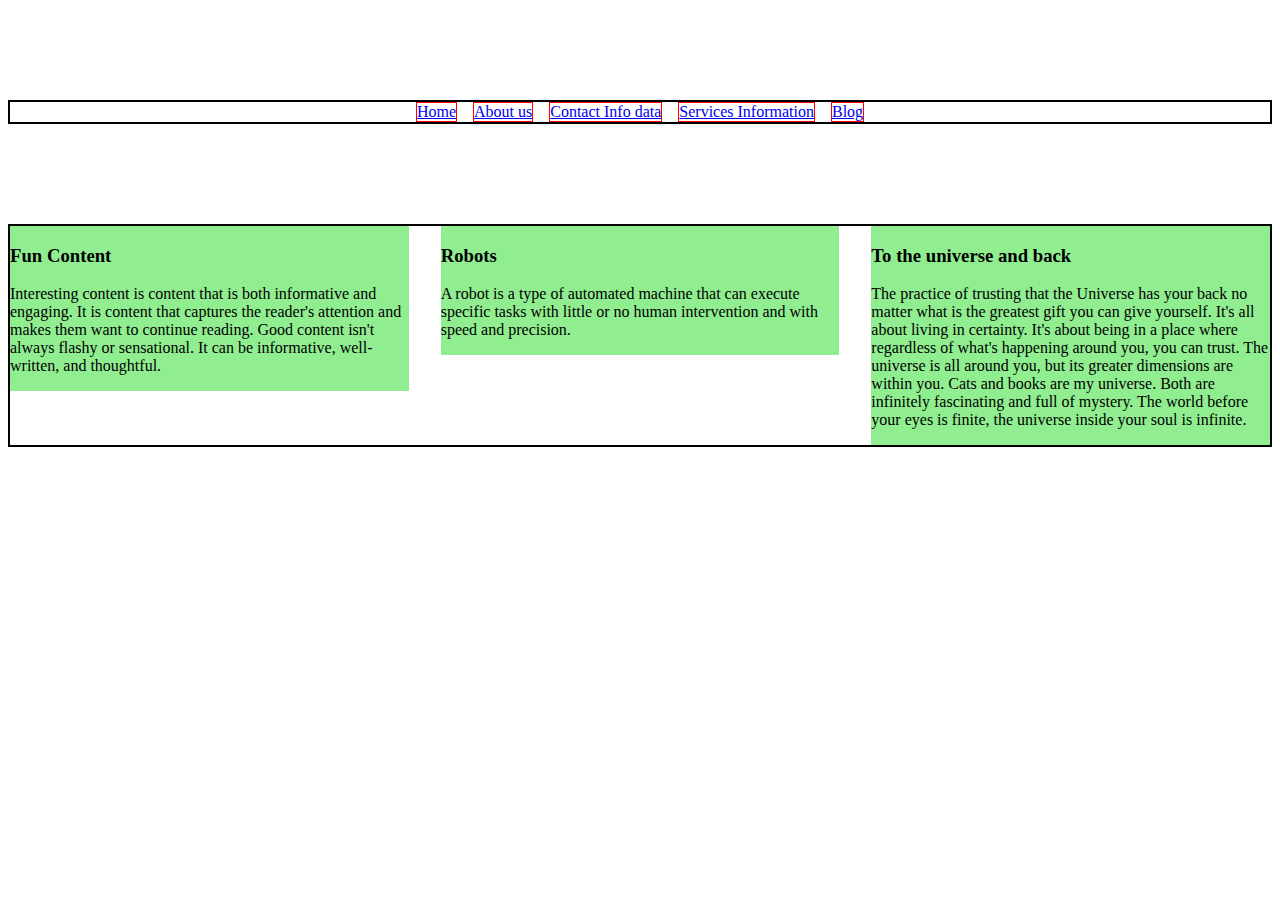
<file: Flexbox/index.html>
<!DOCTYPE html>
<html lang="en">
  <head>
    <meta charset="UTF-8" />
    <meta name="viewport" content="width=device-width, initial-scale=1.0" />
    <link rel="stylesheet" href="./style.css" />
    <title>Flex-box</title>
  </head>
  <body>
    <header>
      <nav>
        <ul class="nav-list">
          <li><a href="#">Home</a></li>
          <li><a href="#">About us</a></li>
          <li><a href="#">Contact Info data</a></li>
          <li><a href="#">Services Information</a></li>
          <li><a href="#">Blog</a></li>
        </ul>
      </nav>
    </header>

    <main class="main">
      <div class="main-child">
        <h3>Fun Content</h3>
        <p>
          Interesting content is content that is both informative and engaging.
          It is content that captures the reader's attention and makes them want
          to continue reading. Good content isn't always flashy or sensational.
          It can be informative, well-written, and thoughtful.
        </p>
      </div>
      <div class="main-child">
        <h3>Robots</h3>
        <p>
          A robot is a type of automated machine that can execute specific tasks
          with little or no human intervention and with speed and precision.
        </p>
      </div>
      <div class="main-child">
        <h3>To the universe and back</h3>
        <p>
          The practice of trusting that the Universe has your back no matter
          what is the greatest gift you can give yourself. It's all about living
          in certainty. It's about being in a place where regardless of what's
          happening around you, you can trust. The universe is all around you,
          but its greater dimensions are within you. Cats and books are my
          universe. Both are infinitely fascinating and full of mystery. The
          world before your eyes is finite, the universe inside your soul is
          infinite.
        </p>
      </div>
    </main>
  </body>
</html>
</file>
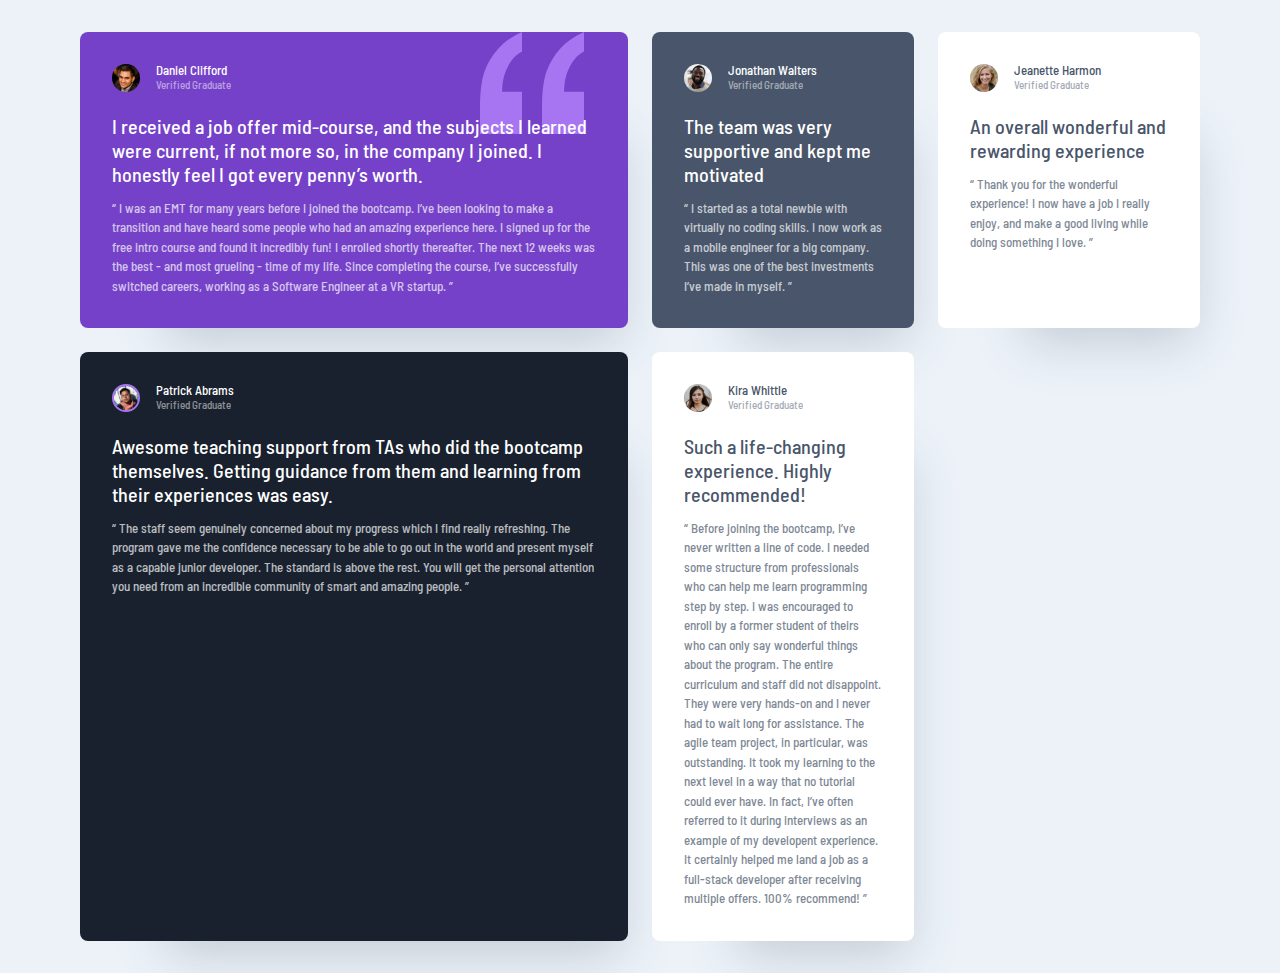
<file: Grid/index.html>
<!DOCTYPE html>
<html lang="en">

<head>
  <meta charset="UTF-8">
  <meta http-equiv="X-UA-Compatible" content="IE=edge">
  <meta name="viewport" content="width=device-width, initial-scale=1.0">
  <!-- Google font -->
  <link rel="preconnect" href="https://fonts.googleapis.com">
  <link rel="preconnect" href="https://fonts.gstatic.com" crossorigin>
  <link href="https://fonts.googleapis.com/css2?family=Barlow+Semi+Condensed:wght@500;600&display=swap"
    rel="stylesheet">
  <!-- my css -->
  <link rel="stylesheet" href="style.css">
  <title>GRID CSS</title>
</head>

<body>
  <main class="testimonial-grid">
    <article class="testimonial grid-col-span-2 flow bg-primary-400 quote text-neutral-100">
      <div class="flex">
        <div>
          <img  src="./images/image-daniel.jpg" alt="daniel clifford">
        </div>
        <div>
          <h2 class="name">Daniel Clifford</h2>
          <p class="position">Verified Graduate</p>
        </div>
      </div>
      <p>
        I received a job offer mid-course, and the subjects I learned were current, if not more so,
        in the company I joined. I honestly feel I got every penny’s worth.
      </p>
      <p>
        “ I was an EMT for many years before I joined the bootcamp. I’ve been looking to make a
        transition and have heard some people who had an amazing experience here. I signed up
        for the free intro course and found it incredibly fun! I enrolled shortly thereafter.
        The next 12 weeks was the best - and most grueling - time of my life. Since completing
        the course, I’ve successfully switched careers, working as a Software Engineer at a VR startup. ”
      </p>
    </article>
    <article class="testimonial flow bg-secondary-400 text-neutral-100">
      <div class="flex">
        <div>
          <img src="./images/image-jonathan.jpg" alt="Jonathan Walters">
        </div>
        <div>
          <h2 class="name">Jonathan Walters</h2>
          <p class="position">Verified Graduate</p>
        </div>
      </div>
      <p>
        The team was very supportive and kept me motivated
      </p>
      <p>
        “ I started as a total newbie with virtually no coding skills. I now work as a mobile engineer
        for a big company. This was one of the best investments I’ve made in myself. ”
      </p>
    </article>
    <article class="testimonial flow bg-neutral-100 text-secondary-400">
      <div class="flex">
        <div>
          <img src="./images/image-jeanette.jpg" alt="Jeanette Harmon">
        </div>
        <div>
          <h2 class="name">Jeanette Harmon</h2>
          <p class="position">Verified Graduate</p>
        </div>
      </div>
      <p>
        An overall wonderful and rewarding experience</p>
      <p>
        “ Thank you for the wonderful experience! I now have a job I really enjoy, and make a good living
        while doing something I love. ”
      </p>
    </article>
    <article class="testimonial grid-col-span-2 flow bg-secondary-500 text-neutral-100">
      <div class="flex">
        <div>
          <img class="border-primary-400" src="./images/image-patrick.jpg" alt="Patrick Abrams">
        </div>
        <div>
          <h2 class="name">Patrick Abrams</h2>
          <p class="position">Verified Graduate</p>
        </div>
      </div>
      <p>
        Awesome teaching support from TAs who did the bootcamp themselves. Getting guidance from them and
        learning from their experiences was easy.
      </p>
      <p>
        “ The staff seem genuinely concerned about my progress which I find really refreshing. The program
        gave me the confidence necessary to be able to go out in the world and present myself as a capable
        junior developer. The standard is above the rest. You will get the personal attention you need from
        an incredible community of smart and amazing people. ”
      </p>
    </article>
    <article class="testimonial flow bg-neutral-100 text-secondary-400">
      <div class="flex">
        <div>
          <img src="./images/image-kira.jpg" alt="Kira Whittle">
        </div>
        <div>
          <h2 class="name">Kira Whittle</h2>
          <p class="position">Verified Graduate</p>
        </div>
      </div>
      <p>
        Such a life-changing experience. Highly recommended!
      </p>
      <p>
        “ Before joining the bootcamp, I’ve never written a line of code. I needed some structure from
        professionals who can help me learn programming step by step. I was encouraged to enroll by a former
        student of theirs who can only say wonderful things about the program. The entire curriculum and staff
        did not disappoint. They were very hands-on and I never had to wait long for assistance. The agile team
        project, in particular, was outstanding. It took my learning to the next level in a way that no tutorial
        could ever have. In fact, I’ve often referred to it during interviews as an example of my developent
        experience. It certainly helped me land a job as a full-stack developer after receiving multiple offers.
        100% recommend! ”
      </p>
    </article>
  </main>




</body>

</html>
</file>
<file: Flexbox/style.css>
.nav-list{
    display: flex;
    gap: 1rem;
    /* flex-wrap: wrap; */

    justify-content: center;



    margin: 100px 0;
    padding: 0;
    list-style: none;
    border: 2px solid black;
}

.nav-list li {
    /* flex-grow: 1; */
    /* flex-shrink: 0; */


    border: 1px solid red;
}


/* Content */

.main{
    display: flex;
    /* flex-direction: column; */
    align-items: start;
    gap: 2rem;



    border: 2px solid black;
}
.main-child{
    /* flex: 1; */


    /* flex-basis: 300px;
    flex-grow: 1; */

    /* flex-basis: 0px;
    width: 0px; */


    width: 100%;
    /* flex-basis: 100%; */
    /* flex-shrink: 0; */


    background-color: lightgreen;
}
</file>
<file: Grid/style.css>
:root {
  --clr-primary-400: 263 55% 52%;
  --clr-secondary-400: 217 19% 35%;
  --clr-secondary-500: 219 29% 14%;
  --clr-neutral-100: 0 0% 100%;
  --clr-neutral-200: 210 46% 95%;
  --clr-neutral-300: 0 0% 81%;

  --ff-primary: "Barlow Semi Condensed", sans-serif;

  --fw-400: 500;
  --fw-700: 600;

  --fs-300: 0.6875rem;
  --fs-400: 0.8125rem;
  --fs-500: 1.25rem;
}

/* Box sizing rules */
*,
*::before,
*::after {
  box-sizing: border-box;
}

/* Remove default margin */
body,
h1,
h2,
h3,
h4,
p,
figure,
blockquote,
dl,
dd {
  margin: 0;
}

/* Remove list styles on ul, ol elements with a list role, which suggests default styling will be removed */
ul[role="list"],
ol[role="list"] {
  list-style: none;
}

/* Set core root defaults */
html:focus-within {
  scroll-behavior: smooth;
}

/* Set core body defaults */
body {
  min-height: 100vh;
  text-rendering: optimizeSpeed;
  line-height: 1.5;
}

/* A elements that don't have a class get default styles */
a:not([class]) {
  text-decoration-skip-ink: auto;
}

/* Make images easier to work with */
img,
picture {
  max-width: 100%;
  display: block;
}

/* Inherit fonts for inputs and buttons */
input,
button,
textarea,
select {
  font: inherit;
}

/* Remove all animations, transitions and smooth scroll for people that prefer not to see them */
@media (prefers-reduced-motion: reduce) {
  html:focus-within {
    scroll-behavior: auto;
  }

  *,
  *::before,
  *::after {
    animation-duration: 0.01ms !important;
    animation-iteration-count: 1 !important;
    transition-duration: 0.01ms !important;
    scroll-behavior: auto !important;
  }
}

body {
  display: grid;
  place-content: center;
  min-height: 100vh;

  font-family: var(--ff-primary);
  font-weight: var(--fw-400);

  background-color: hsl(var(--clr-neutral-200));
}

h1,
h2,
h3 {
  font-weight: var(--fw-700);
}

/* utilities */
.flex {
  display: flex;
  gap: var(--gap, 1rem);
}

.flow > *:where(:not(:first-child)) {
  margin-top: var(--flow-spacer, 1em);
}

.bg-primary-400 {
  background: hsl(var(--clr-primary-400));
}
.bg-secondary-400 {
  background: hsl(var(--clr-secondary-400));
}
.bg-secondary-500 {
  background: hsl(var(--clr-secondary-500));
}

.bg-neutral-100 {
  background: hsl(var(--clr-neutral-100));
}

.text-neutral-100 {
  color: hsl(var(--clr-neutral-100));
}
.text-secondary-400 {
  color: hsl(var(--clr-secondary-400));
}
.border-primary-400 {
  border: 2px solid #a775f1;
}


/* components */

.grid-col-span-2{
  grid-column: span 2;
}

.testimonial-grid {
  display: grid;
  gap: 1.5rem;
  /* grid-template-columns: 25% 25% 25%; */
  grid-template-columns: 1fr 1fr 1fr 1fr;
  /* grid-template-columns: repeat(2, 1fr) 2fr;  */


  padding-block: 2rem;
  width: min(95%, 70rem);
  margin-inline: auto;
}

.testimonial {
  font-size: var(--fs-400);
  padding: 2rem;
  border-radius: 0.5rem;
  box-shadow: 2.5rem 3.75rem 3rem -3rem hsl(var(--clr-secondary-400) / 0.25);
}

.testimonial.quote {
  background-image: url("./images/bg-pattern-quotation.svg");
  background-repeat: no-repeat;
  background-position: top right 10%;
}

.testimonial img {
  width: 1.75rem;
  aspect-ratio: 1;
  border-radius: 50%;
}

.testimonial .name {
  font-size: var(--fs-400);
  font-weight: var(--fw-400);
  line-height: 1;
}

.testimonial .position {
  font-size: var(--fs-300);
  opacity: 0.5;
}

.testimonial > p:first-of-type {
  font-size: var(--fs-500);
  line-height: 1.2;
}

.testimonial > p:last-of-type {
  opacity: 0.7;
}
</file>
